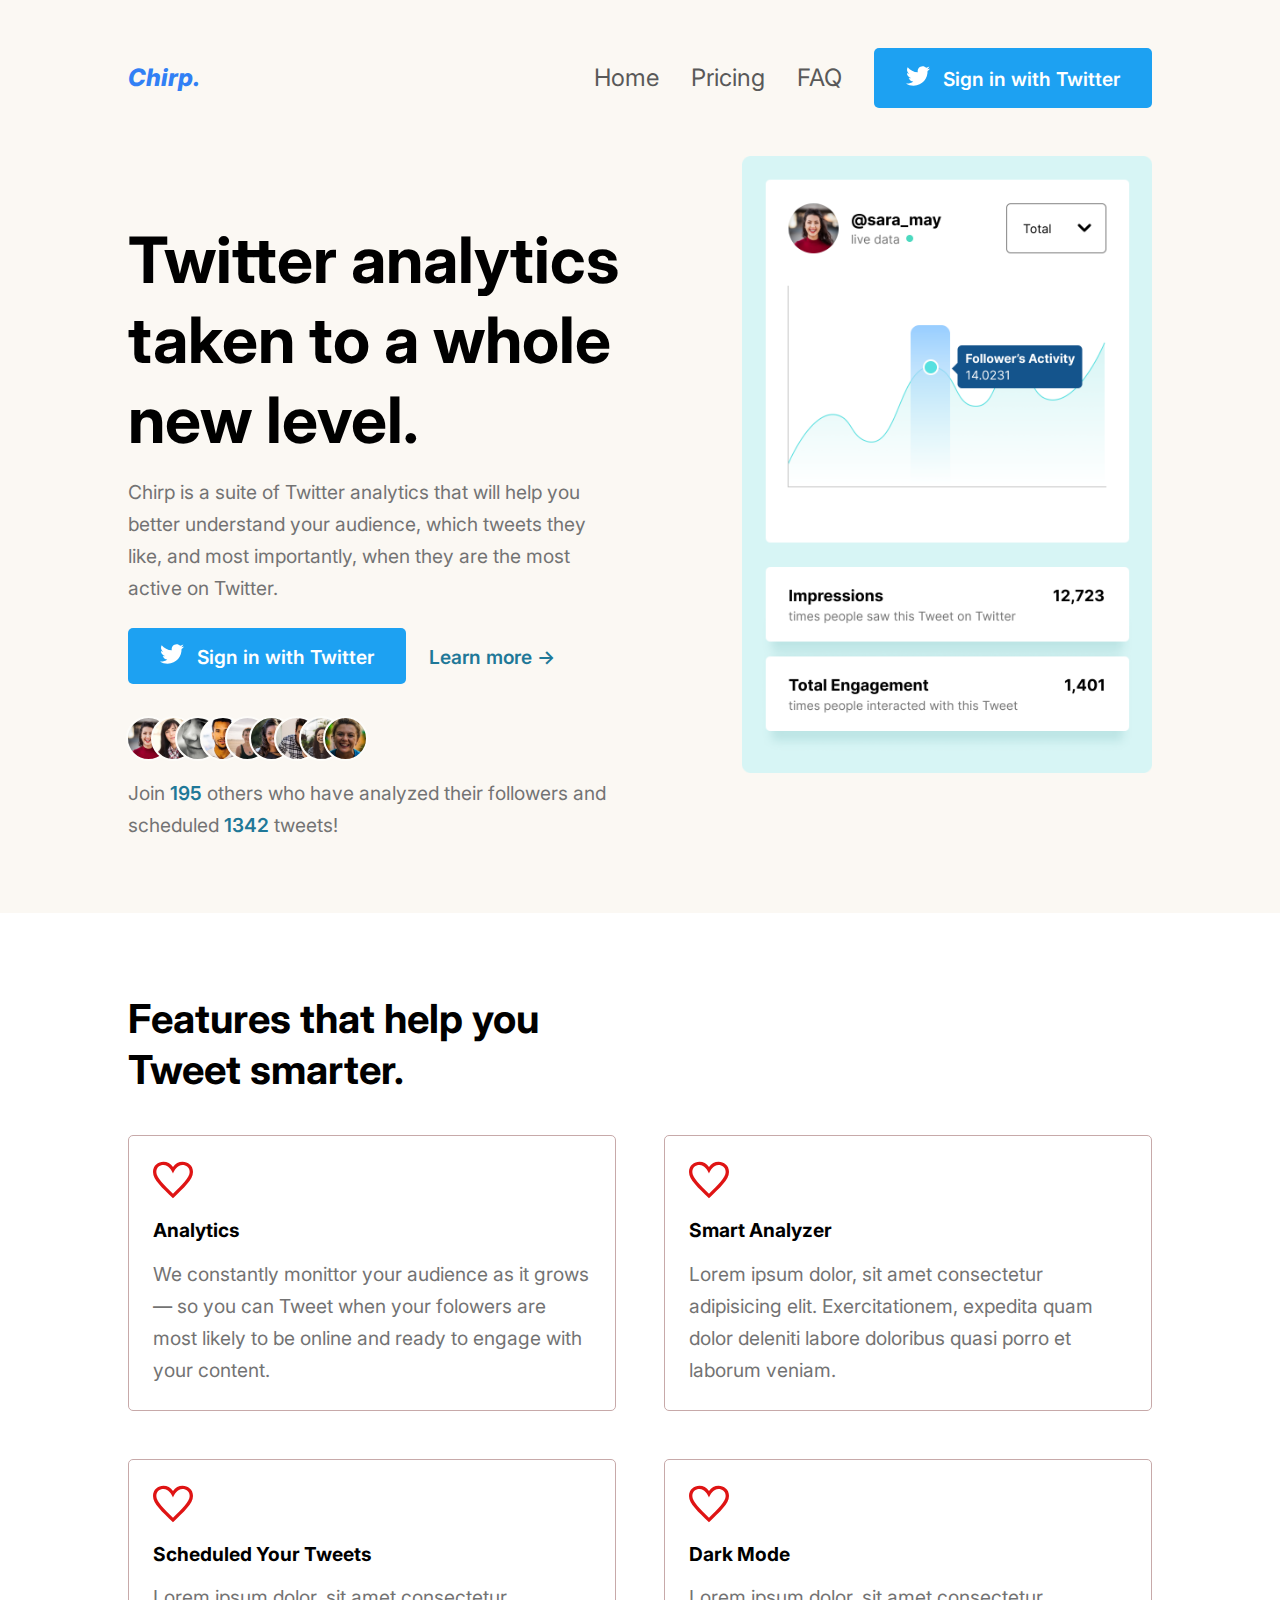
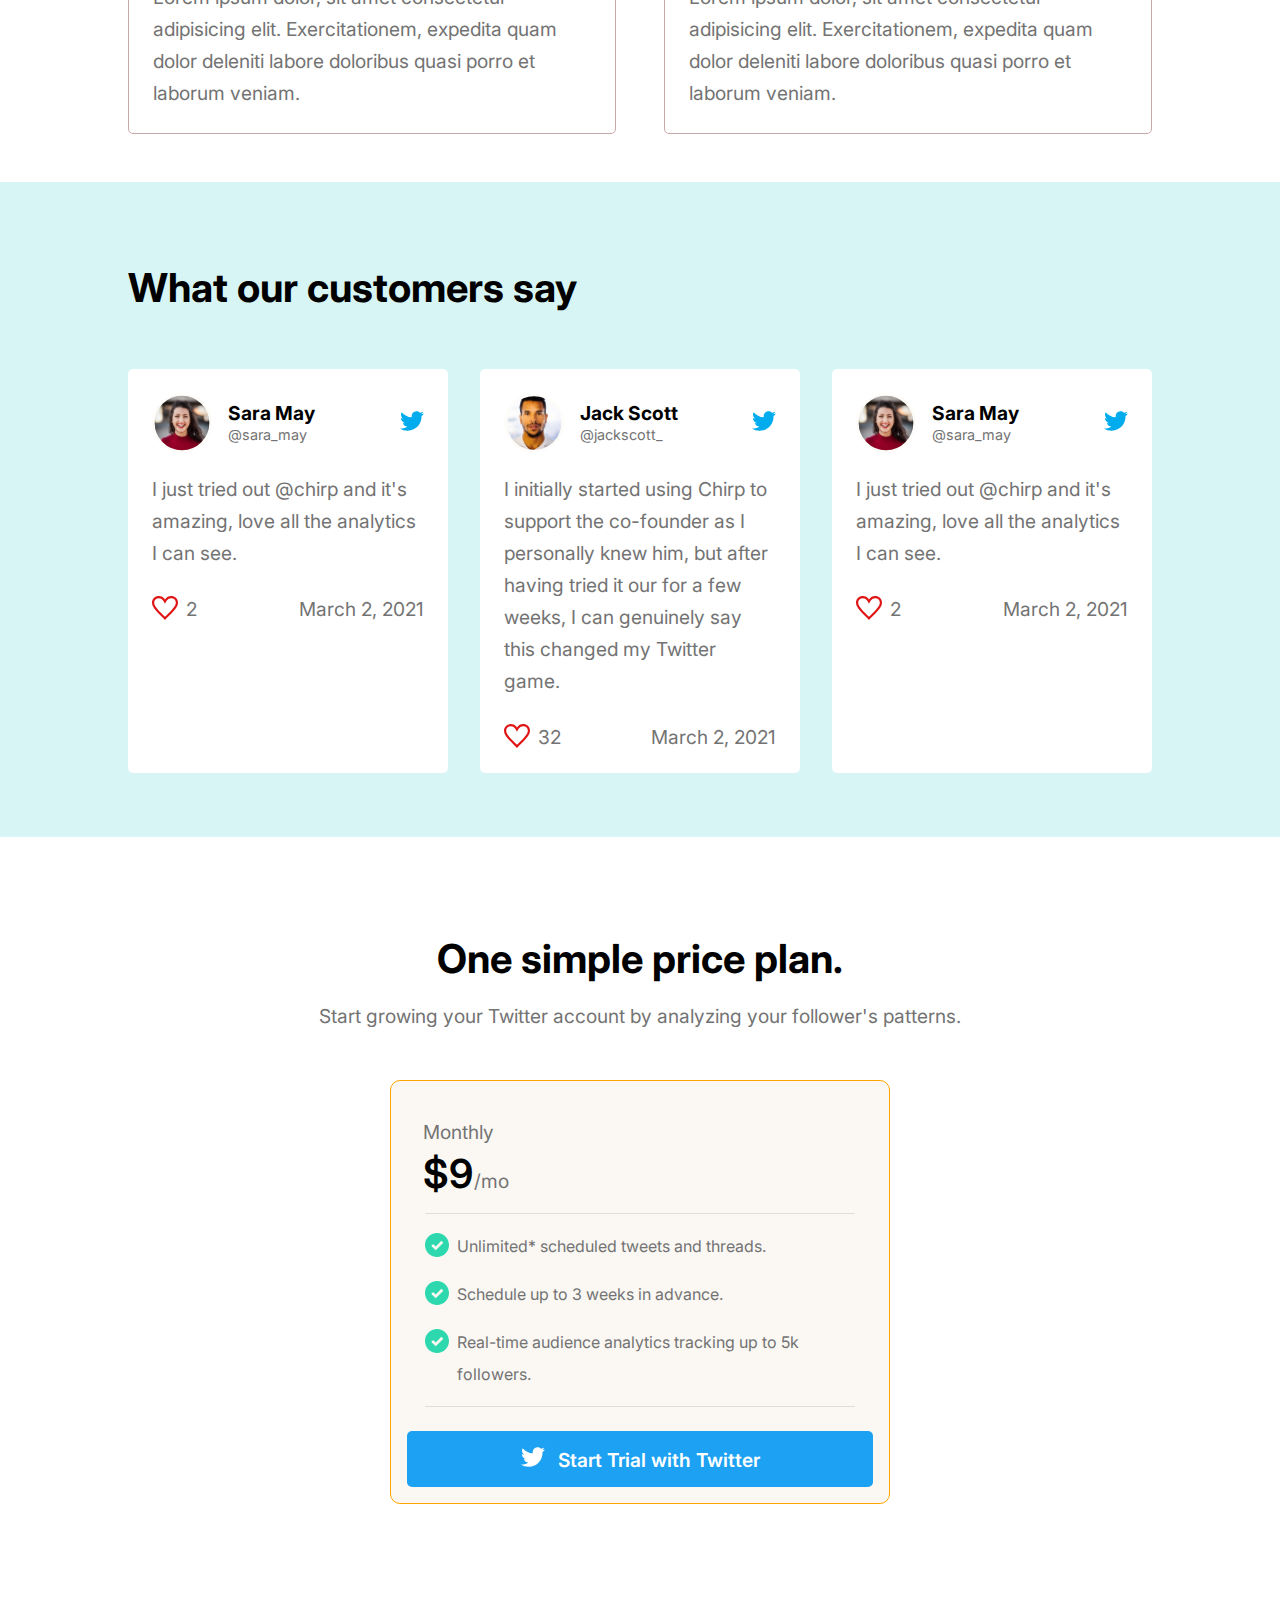
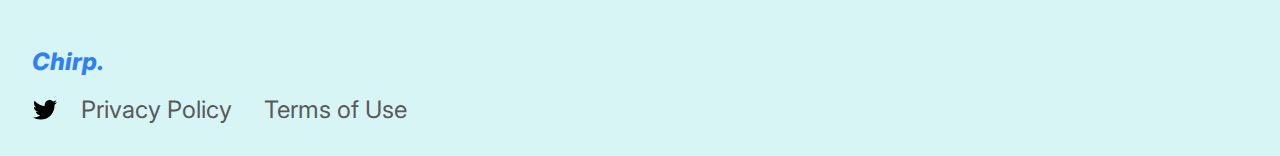
<file: index.html>
<!DOCTYPE html>
<html lang="en">
  <head>
    <meta charset="UTF-8" />
    <meta http-equiv="X-UA-Compatible" content="IE=edge" />
    <meta name="viewport" content="width=device-width, initial-scale=1.0" />
    <title>Chirp</title>
    <link rel="stylesheet" href="normalize.css" />
    <link rel="stylesheet" href="styles.css" />
    <link rel="preconnect" href="https://fonts.googleapis.com" />
    <link rel="preconnect" href="https://fonts.gstatic.com" crossorigin />
    <link
      href="https://fonts.googleapis.com/css2?family=Inter:wght@400;500;600;700&display=swap"
      rel="stylesheet"
    />
  </head>
  <body>
    <header>
      <nav class="nav collapsible">
        <a class="nav__brand" href="/">Chirp.</a>
        <svg class="icon nav__toggler">
          <use xlink:href="images/sprite.svg#Hamburger Menu"></use>
        </svg>
        <ul class="nav__list collapsible__content">
          <li class="nav__item"><a href="/">Home</a></li>
          <li class="nav__item"><a href="#Pricing">Pricing</a></li>
          <li class="nav__item"><a href="#Features">FAQ</a></li>
          <button class="btn nav__button">
            <img class="twitter__icon" src="images/Twitter.svg" alt="" />
            Sign in with Twitter
          </button>
        </ul>
      </nav>
    </header>
    <section id="Home">
      <div class="container grid--1x2">
        <img
          class="hero__image"
          src="images/Hero Image (Desktop View).png"
          alt=""
        />
        <div class="hero__text">
          <h1 class="hero__heading">
            Twitter analytics taken to a whole new level.
          </h1>
          <p>
            Chirp is a suite of Twitter analytics that will help you better
            understand your audience, which tweets they like, and most
            importantly, when they are the most active on Twitter.
          </p>
          <button class="btn hero__button">
            <img class="twitter__icon" src="images/Twitter.svg" alt="" /> Sign
            in with Twitter
          </button>
          <a class="link-arrow" href="#">Learn more</a>
          <div class="image__stack">
            <img src="images/userAvatar01.svg" alt="" />
            <img src="images/userAvatar02.svg" alt="" />
            <img src="images/userAvatar03.svg" alt="" />
            <img src="images/userAvatar04.svg" alt="" />
            <img src="images/userAvatar05.svg" alt="" />
            <img src="images/userAvatar06.svg" alt="" />
            <img src="images/userAvatar07.svg" alt="" />
            <img src="images/userAvatar08.svg" alt="" />
            <img src="images/userAvatar09.svg" alt="" />
          </div>
          <p>
            Join <span id="bold-color">195</span> others who have analyzed their
            followers and scheduled <span id="bold-color">1342</span>
            tweets!
          </p>
        </div>
      </div>
    </section>
    <section id="Features">
      <h1 class="features__heading">Features that help you Tweet smarter.</h1>
      <div class="container features__grid grid--2x2">
        <div class="grid__item">
          <img class="icon" src="images/Like.svg" alt="" />
          <h2>Analytics</h2>
          <p>
            We constantly monittor your audience as it grows — so you can
            Tweet when your folowers are most likely to be online and ready to
            engage with your content.
          </p>
        </div>
        <div class="grid__item">
          <img class="icon" src="images/Like.svg" alt="" />
          <h2>Smart Analyzer</h2>
          <p>
            Lorem ipsum dolor, sit amet consectetur adipisicing elit.
            Exercitationem, expedita quam dolor deleniti labore doloribus
            quasi porro et laborum veniam.
          </p>
        </div>
        <div class="grid__item">
          <img class="icon" src="images/Like.svg" alt="" />
          <h2>Scheduled Your Tweets</h2>
          <p>
            Lorem ipsum dolor, sit amet consectetur adipisicing elit.
            Exercitationem, expedita quam dolor deleniti labore doloribus
            quasi porro et laborum veniam.
          </p>
        </div>
        <div class="grid__item">
          <img class="icon" src="images/Like.svg" alt="" />
          <h2>Dark Mode</h2>
          <p>
            Lorem ipsum dolor, sit amet consectetur adipisicing elit.
            Exercitationem, expedita quam dolor deleniti labore doloribus
            quasi porro et laborum veniam.
          </p>
        </div>
      </div>
    </section>
    <section id="Testimonials">
      <h1 class="quotes__heading">What our customers say</h1>
      <div class="quotes__grid grid--1x3">
        <div class="tweet__card">
          <div class="tweet__profile">
            <img class="tweet__avatar" src="images/userAvatar01.svg" alt="" />
            <aside class="tweet__names">
              <p class="tweet__name"><b>Sara May</b></p>
              <p class="tweet__handle">@sara_may</p>
            </aside>
            <div class="icon__box">
              <img
                class="twitter__icon tweet__icon"
                src="images/Twitter (Blue).svg"
                alt=""
              />
            </div>
          </div>
          <p class="tweet__text">
            I just tried out @chirp and it's amazing, love all the analytics I
            can see.
          </p>
          <footer>
            <img class="icon like__icon" src="images/Like.svg" alt="" />
            <p class="like__count">2</p>
            <span class="tweet__date">March 2, 2021</span>
          </footer>
        </div>
        <div class="tweet__card">
          <div class="tweet__profile">
            <img class="tweet__avatar" src="images/userAvatar04.svg" alt="" />
            <aside class="tweet__names">
              <p class="tweet__name"><b>Jack Scott</b></p>
              <p class="tweet__handle">@jackscott_</p>
            </aside>
            <div class="icon__box">
              <img
                class="twitter__icon tweet__icon"
                src="images/Twitter (Blue).svg"
                alt=""
              />
            </div>
          </div>
          <p class="tweet__text">
            I initially started using Chirp to support the co-founder as I
            personally knew him, but after having tried it our for a few
            weeks, I can genuinely say this changed my Twitter game.
          </p>
          <footer>
            <img class="icon like__icon" src="images/Like.svg" alt="" />
            <p class="like__count">32</p>
            <span class="tweet__date">March 2, 2021</span>
          </footer>
        </div>
        <div class="tweet__card">
          <div class="tweet__profile">
            <img class="tweet__avatar" src="images/userAvatar01.svg" alt="" />
            <aside class="tweet__names">
              <p class="tweet__name"><b>Sara May</b></p>
              <p class="tweet__handle">@sara_may</p>
            </aside>
            <div class="icon__box">
              <img
                class="twitter__icon tweet__icon"
                src="images/Twitter (Blue).svg"
                alt=""
              />
            </div>
          </div>
          <p class="tweet__text">
            I just tried out @chirp and it's amazing, love all the analytics I
            can see.
          </p>
          <footer>
            <img class="icon like__icon" src="images/Like.svg" alt="" />
            <p class="like__count">2</p>
            <span class="tweet__date">March 2, 2021</span>
          </footer>
        </div>
      </div>
    </section>
    <section id="Pricing">
      <header>
        <h1 class="pricing__heading">One simple price plan.</h2>
        <p>
          Start growing your Twitter account by analyzing your follower's patterns.
        </p>
      </header>
      <div class="plan__card">
        <header class="card__header">
          <h2 class="plan__name">Monthly</h2>
          <span class="plan__price">$9</span>
          <span class="plan__billing-cycle">/mo</span>
        </header>
        <div class="card__body">
          <ul class="plan__list list--tick">
            <li class="list__item">
              Unlimited* scheduled tweets and threads.</li>
            <li class="list__item">
              Schedule up to 3 weeks in advance.</li>
            <li class="list__item">
              Real-time audience analytics tracking up to 5k followers.
            </li>
          </ul>
        </div>
        <button class="btn card__button">
          <img class="twitter__icon" src="images/Twitter.svg" alt="" /> Start
          Trial with Twitter
        </button>
      </div>
    </section>
    <footer id="footer">
      <a class="nav__brand" href="/">Chirp.</a>
      <ul class="footer__list">
        <img class="twitter__icon" src="images/Twitter (Black).svg" alt="" />
        <li class="nav__item"><a href="#">Privacy Policy</a></li>
        <li class="nav__item"><a href="#">Terms of Use</a></li>
      </ul>
    </footer>
    <script src="main.js"></script>
  </body>
</html>
</file>
<file: styles.css>
* {
  margin: 0;
  padding: 0;
  box-sizing: border-box;
}

body {
  font-family: "Inter", sans-serif;
  background: #fbf8f3;
}

a {
  text-decoration: none;
}

li {
  list-style: none;
}

h1 {
  font-size: 2.5rem;
  margin-bottom: 0.8rem;
  line-height: 3.2rem;
}

h2 {
  font-size: 1.2rem;
  margin: 1rem 0;
}

p {
  font-size: 1.2rem;
  line-height: 2rem;
  color: #737373;
  margin-bottom: 1.2rem;
}

.nav {
  display: flex;
  justify-content: space-between;
  flex-wrap: wrap;
  margin: 3rem 2rem 0 2rem;
}

.nav__brand {
  color: #3180f5;
  padding: 0.3rem 0rem;
  font-style: oblique;
  font-size: 1.5rem;
  font-weight: 800;
}

.nav__list {
  width: 100%;
  text-align: center;
}

.nav__item {
  font-size: 1.5rem;
  padding: 1rem;
  border-bottom: 1px solid #595959;
}

.nav__item > a {
  color: #595959;
  transition: color 0.3s;
}

.nav__item > a:hover {
  color: #000;
}

.nav__toggler {
  transition: box-shadow 0.15s;
  cursor: pointer;
  margin-bottom: 1rem;
}

.nav.collapsible--expanded .nav__toggler {
  opacity: 1;
  box-shadow: 0 0 0 3px #3180f5;
  border-radius: 5px;
}

.collapsible__content {
  max-height: 0;
  overflow: hidden;
  opacity: 0;
  transition: all 0.3s;
}

.collapsible--expanded .collapsible__content {
  max-height: 100vh;
  opacity: 1;
}

.btn {
  border-radius: 5px;
  border: 0;
  cursor: pointer;
  font-weight: 600;
  padding: 1rem 2rem;
  justify-self: center;
  background: #1da1f2;
  color: white;
  font-size: 1.2rem;
}

.nav__button {
  margin: 2rem 0 0 0;
}

.twitter__icon {
  margin-right: 0.5rem;
}

.icon {
  width: 40px;
  height: 40px;
}

.hero__image {
  width: 100%;
  margin-bottom: 1rem;
}

.hero__button {
  width: 100%;
}

.link-arrow {
  display: block;
  text-align: center;
  margin: 1.2rem;
  color: #1f7898;
  font-size: 1.2rem;
  font-weight: 600;
}

.link-arrow::after {
  content: "->";
  margin-left: 5px;
  transition: margin 0.15s;
}

.link-arrow:hover::after {
  margin-left: 10px;
}

.container {
  margin: 2rem;
  margin-bottom: 2.5rem;
}

.image__stack {
  display: flex;
  margin: 2rem 0 1rem 1.2rem;
}

.image__stack img {
  margin-left: -1.3rem;
}

#bold-color {
  font-weight: 600;
  color: #1f7898;
}

#Features {
  background: white;
  margin-top: 3rem;
  padding-bottom: 3rem;
}


.features__heading {
  width: 80%;
  margin: 2rem;
  padding-top: 5rem;
}

.features__grid {
  display: grid;
  margin: 2rem;
  grid-gap: 2rem;
}

.grid__item {
  border: 1px solid #c7a9a9;
  border-radius: 5px;
  padding: 1.5rem;
}

.grid__item p {
  margin: 0;
}

#Testimonials {
  background: #d7f5f5;
  padding-bottom: 4rem;
}

.quotes__heading {
  margin: 0 2rem;
  padding: 3.5rem 0;
}

.quotes__grid {
  display: flex;
  flex-direction: column;
}

.grid--1x3 {
  grid-template-rows: repeat(3, 1fr);
  grid-gap: 2rem;
}

.tweet__card {
  background: white;
  border-radius: 5px;
  margin: 0 2rem;
  padding: 1.5rem;
  justify-self: auto;
  }

.tweet__profile {
  display: block;
  position: relative;
}

.tweet__icon {
  margin: 0;
}

.icon__box {
  position: absolute;
  top: 16px;
  right: 0;
}

.tweet__avatar {
  width: 60px;
  height: 60px;
}

.tweet__names {
  display: inline-block;
  position: absolute;
  height: 60px;
  padding-left: 1rem;
  padding-top: 4px;
  text-align: center;
}

.tweet__name {
  display: inline;
  color: black;
}

.tweet__handle {
  font-size: 0.9rem;
  text-align: left;
  line-height: 0.8rem;
}

.tweet__text {
  margin-top: 1rem;
}

.like__icon {
  margin-top: 2px;
  margin-right: auto;
  width: 26px;
  height: 26px;
}

.tweet__card footer {
  display: flex;
  width: 100%;
}

.like__count {
  position: absolute;
  margin: 0;
  margin-left: 2.1rem;
}

.tweet__date {
  color: #737373;
  font-size: 1.2rem;
  margin-left: auto;
  margin-top: 5px;
}

#Pricing {
  background: white;
  padding: 6rem 0;
}

#Pricing h1 {
  text-align: center;
}

.pricing__heading {
  width: 80%;
  margin: 0 auto;
  padding-bottom: 1rem;
}

#Pricing p {
  width: 80%;
  margin: auto;
  text-align: center;
}

.plan__card {
  width: 86.5%;
  min-width: 343px;
  margin: auto;
  background: #fbf8f3;
  border: 1px solid orange;
  border-radius: 10px;
  padding: 1rem;
  padding-top: 1.5rem;
  margin-top: 3rem;
}


.plan__name {
  justify-content: left;
  font-weight: 400;
  color: #737373;
  margin-bottom: 0.5rem;
  margin-top: 1rem;
  margin-left: 1rem;
}

.plan__price {
  font-size: 2.5rem;
  font-weight: 600;
  margin-left: 1rem;;
}

.plan__billing-cycle {
  color: #737373;
  margin-left: -0.2rem;
  font-size: 1.2rem;
}

.card__body {
  border-top: 1px solid rgba(115, 115, 115, 0.2);
  border-bottom: 1px solid rgba(115, 115, 115, 0.2);
  margin: 1rem 1.1rem;
  padding: 1rem 0;
  padding-bottom: 0;
  margin-bottom: 1.5rem;
}

.plan__list {
  line-height: 2rem;
  color: #737373;
}

.list__item {
  background: url('images/Checkmark.svg') no-repeat 0 3px;
  padding-left: 2rem;
  margin-bottom: 1rem;
}

.card__button {
  font-size: 1.2rem;
  width: 100%;
  margin: auto;
}

#footer {
  background: #d7f5f5;
  padding: 2rem;
  padding-bottom: 1rem;
}

.footer__list {
  width: auto;
  display: flex;
  font-size: 1.6rem;
  max-height: 100%;
  opacity: 1;
}

footer .nav__item {
  border: none;
}

@media screen and (min-width: 800px) {

  p {
    margin-bottom: 1.5rem;
  }

  .nav {
    width: 80%;
    margin: 3rem auto;
  }

  .nav__brand {
    display: flex;
    padding-top: 1rem;
  }
  
  .nav__toggler {
    display: none;
  }
  
  .nav__list {
    width: auto;
    display: flex;
    font-size: 1.6rem;
    max-height: 100%;
    opacity: 1;
  }
  
  .nav__item {
    border: 0;
  }
  
  .nav__button {
    margin: 0;
    margin-left: 1rem;
  }
  
  .container {
    width: 80%;
    margin: auto;
    display: grid;
  }
  
  .hero__heading {
    width: 100%;
    max-width: 700px;
    margin: 4rem 0 1rem 0;
    font-size: 4rem;
    line-height: 5rem;
  }

  .hero__image {
    grid-column: 2;
    width: 80%;
    justify-self: right;
  }

  .grid--1x2 {
    grid-template-columns: repeat(2, 1fr);
  }

  .hero__text {
    grid-row-start: 1;
    padding-right: 1rem;
  }

  .hero__button {
    width: auto;
  }

  .link-arrow {
    display: inline;
  }

  .block--white {
    margin-top: 3rem;
    width: 100vw;
    height: 850px;
  }

  .features__heading {
    max-width: 500px;
    width: 100%;
    margin-left: 10vw;
    margin-right: auto;
    margin-bottom: 2.5rem;
  }
  
  .features__grid {
    width: 80%;
    margin: auto;
    grid-gap: 3rem;
  }
  
  .grid--2x2 {
    grid-template-columns: repeat(2, 1fr);
    grid-template-rows: repeat(2, 1fr);
    grid-row-start: 2;
  }

  .quotes__heading {
    width: 80%;
    margin: auto;
    padding-top: 5rem;
  }

  .quotes__grid {
    flex-direction: row;
    width: 80%;
    margin: auto;
    justify-content: space-evenly;
  }

  .tweet__card {
    margin: 0;
    max-width: 25vw;
  }

  .plan__card {
    max-width: 500px;
  }

}
</file>
